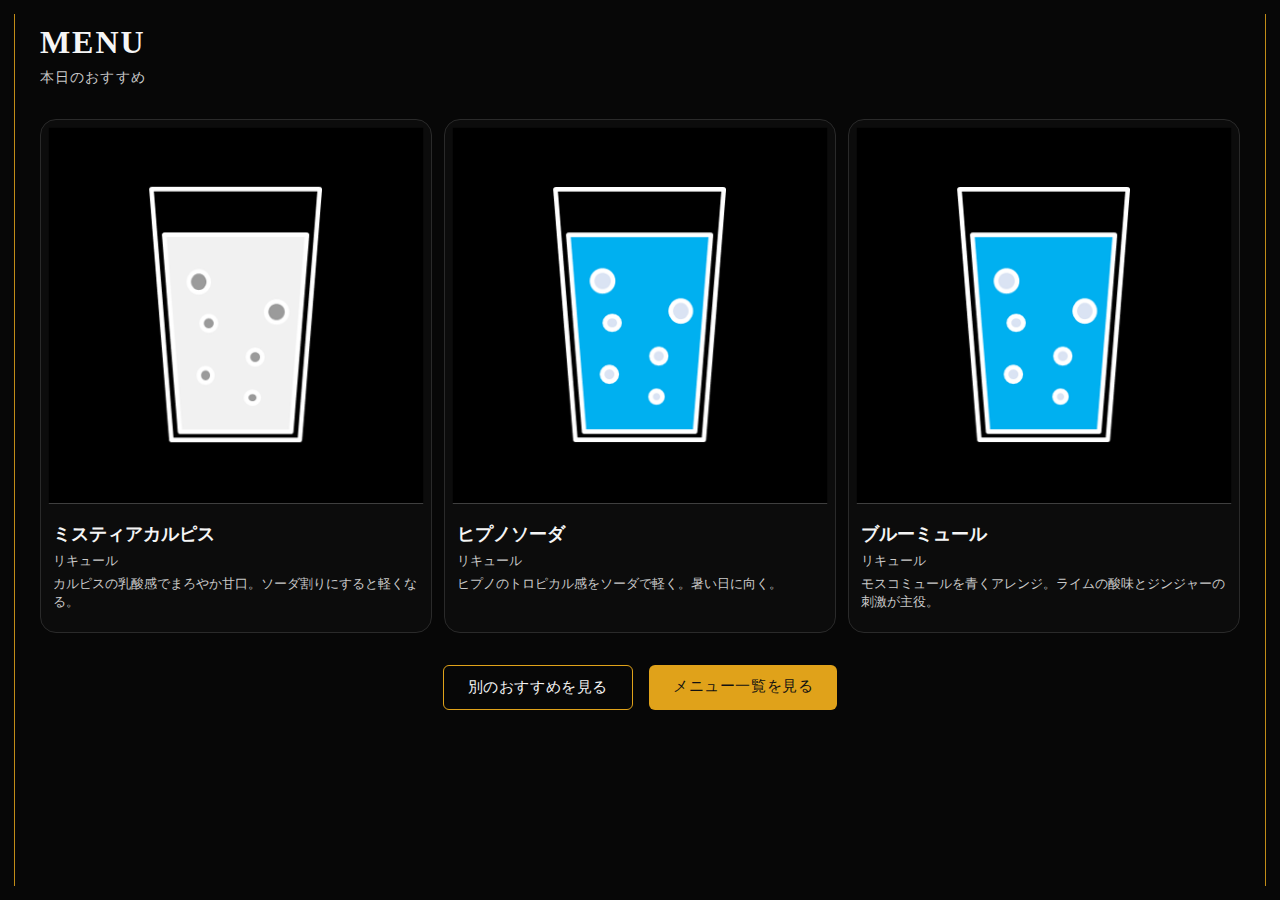
<file: index.html>
<!doctype html>
<html lang="ja">
<head>
  <meta charset="utf-8" />
  <meta name="viewport" content="width=device-width, initial-scale=1" />
  <title>Cocktail Menu</title>
  <link rel="stylesheet" href="style.css" />
</head>
<body>
  <header class="wrap">
    <h1>MENU</h1>
    <p class="subtitle">本日のおすすめ</p>
  </header>

  <main class="wrap">
    <div id="grid" class="grid recommend-grid"></div>

    <div class="actions">
      <button id="shuffle" class="btn-secondary">別のおすすめを見る</button>
      <a href="menu.html" class="btn-primary">メニュー一覧を見る</a>
    </div>
  </main>

  <script src="recommend.js"></script>
</body>
</html>
</file>
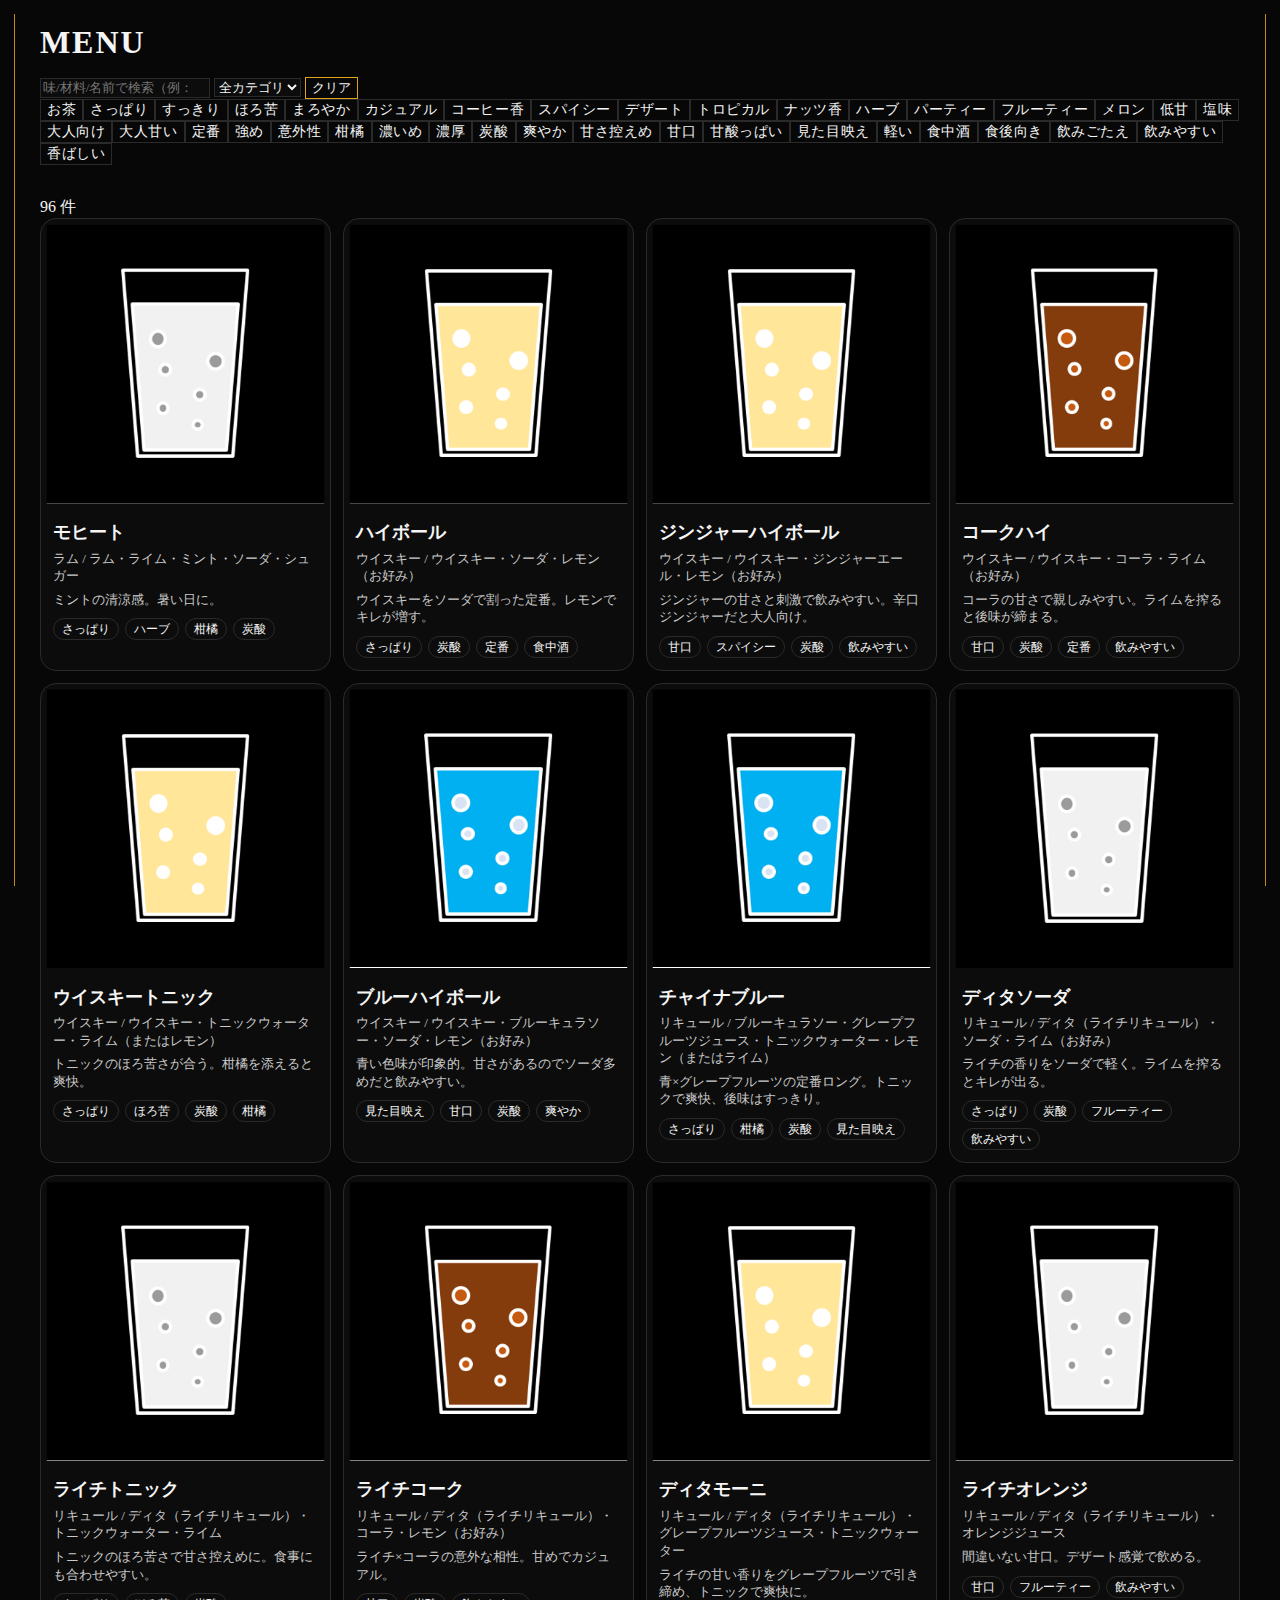
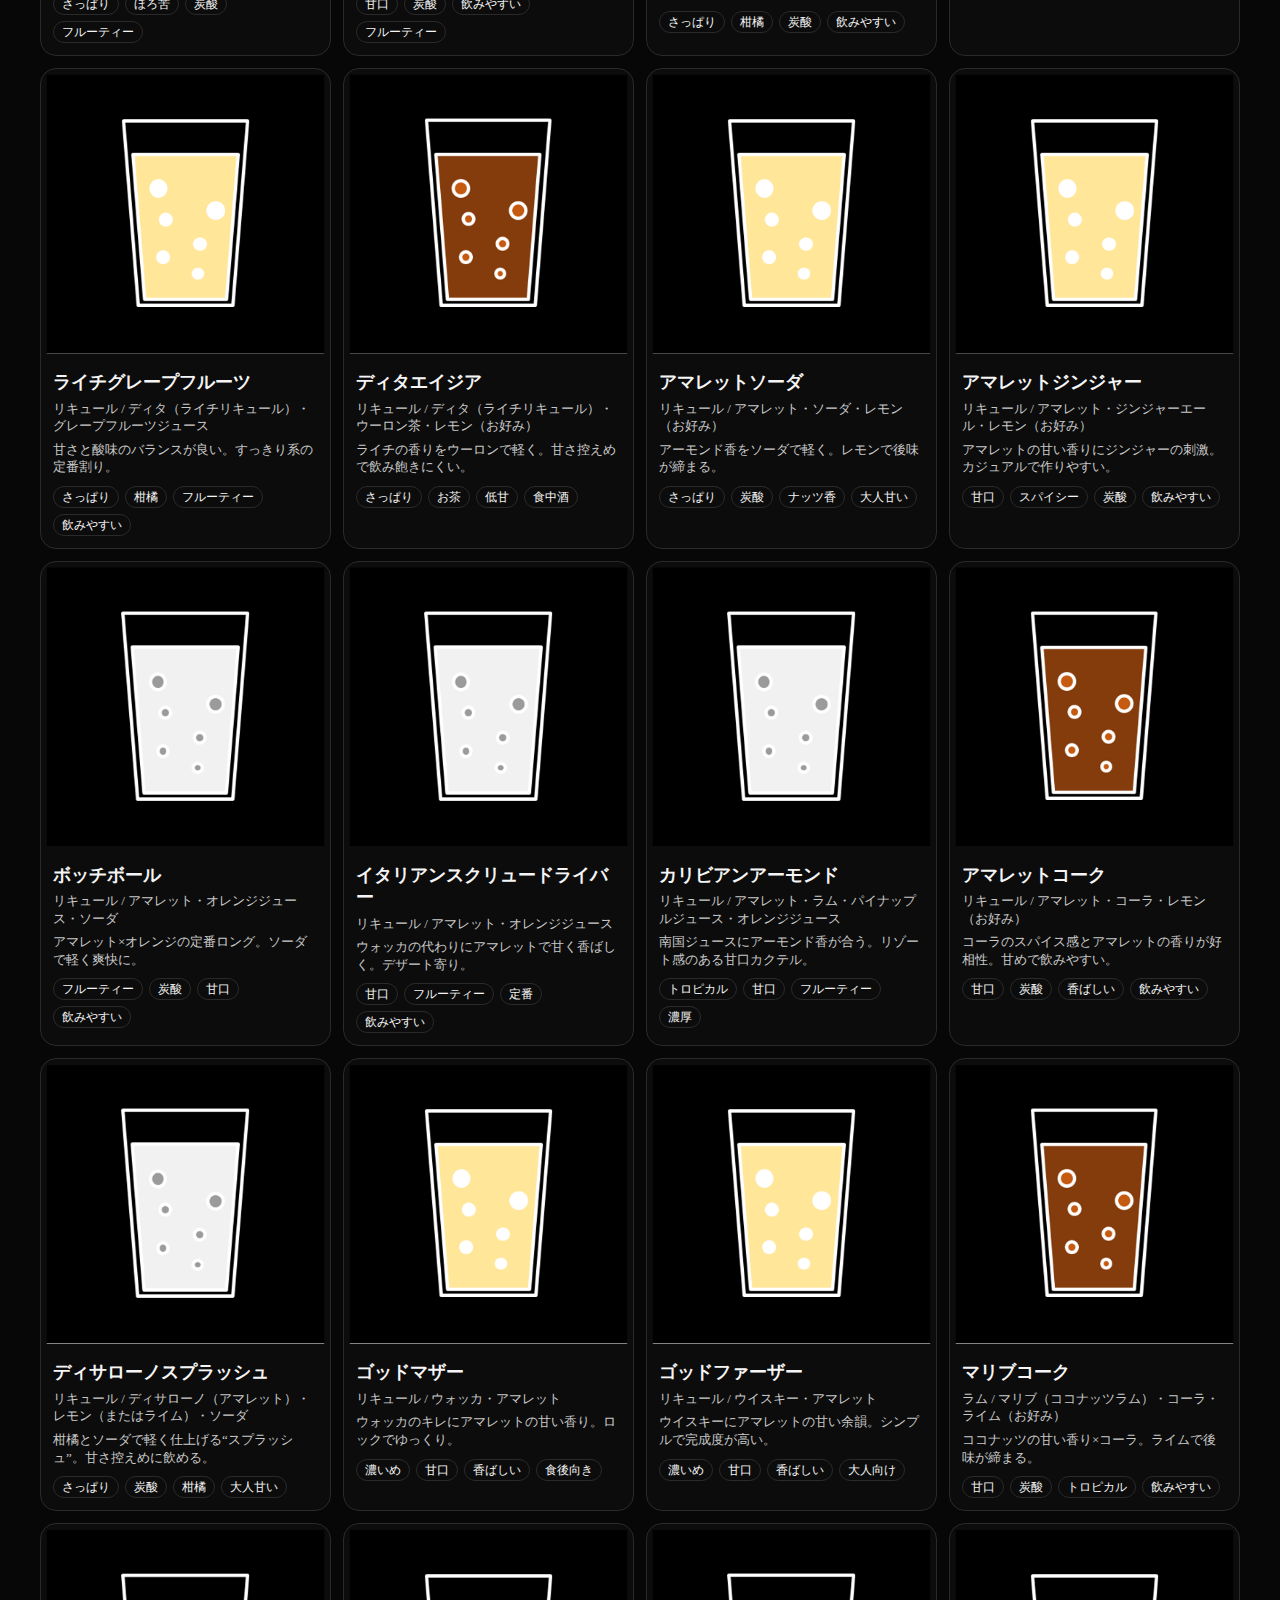
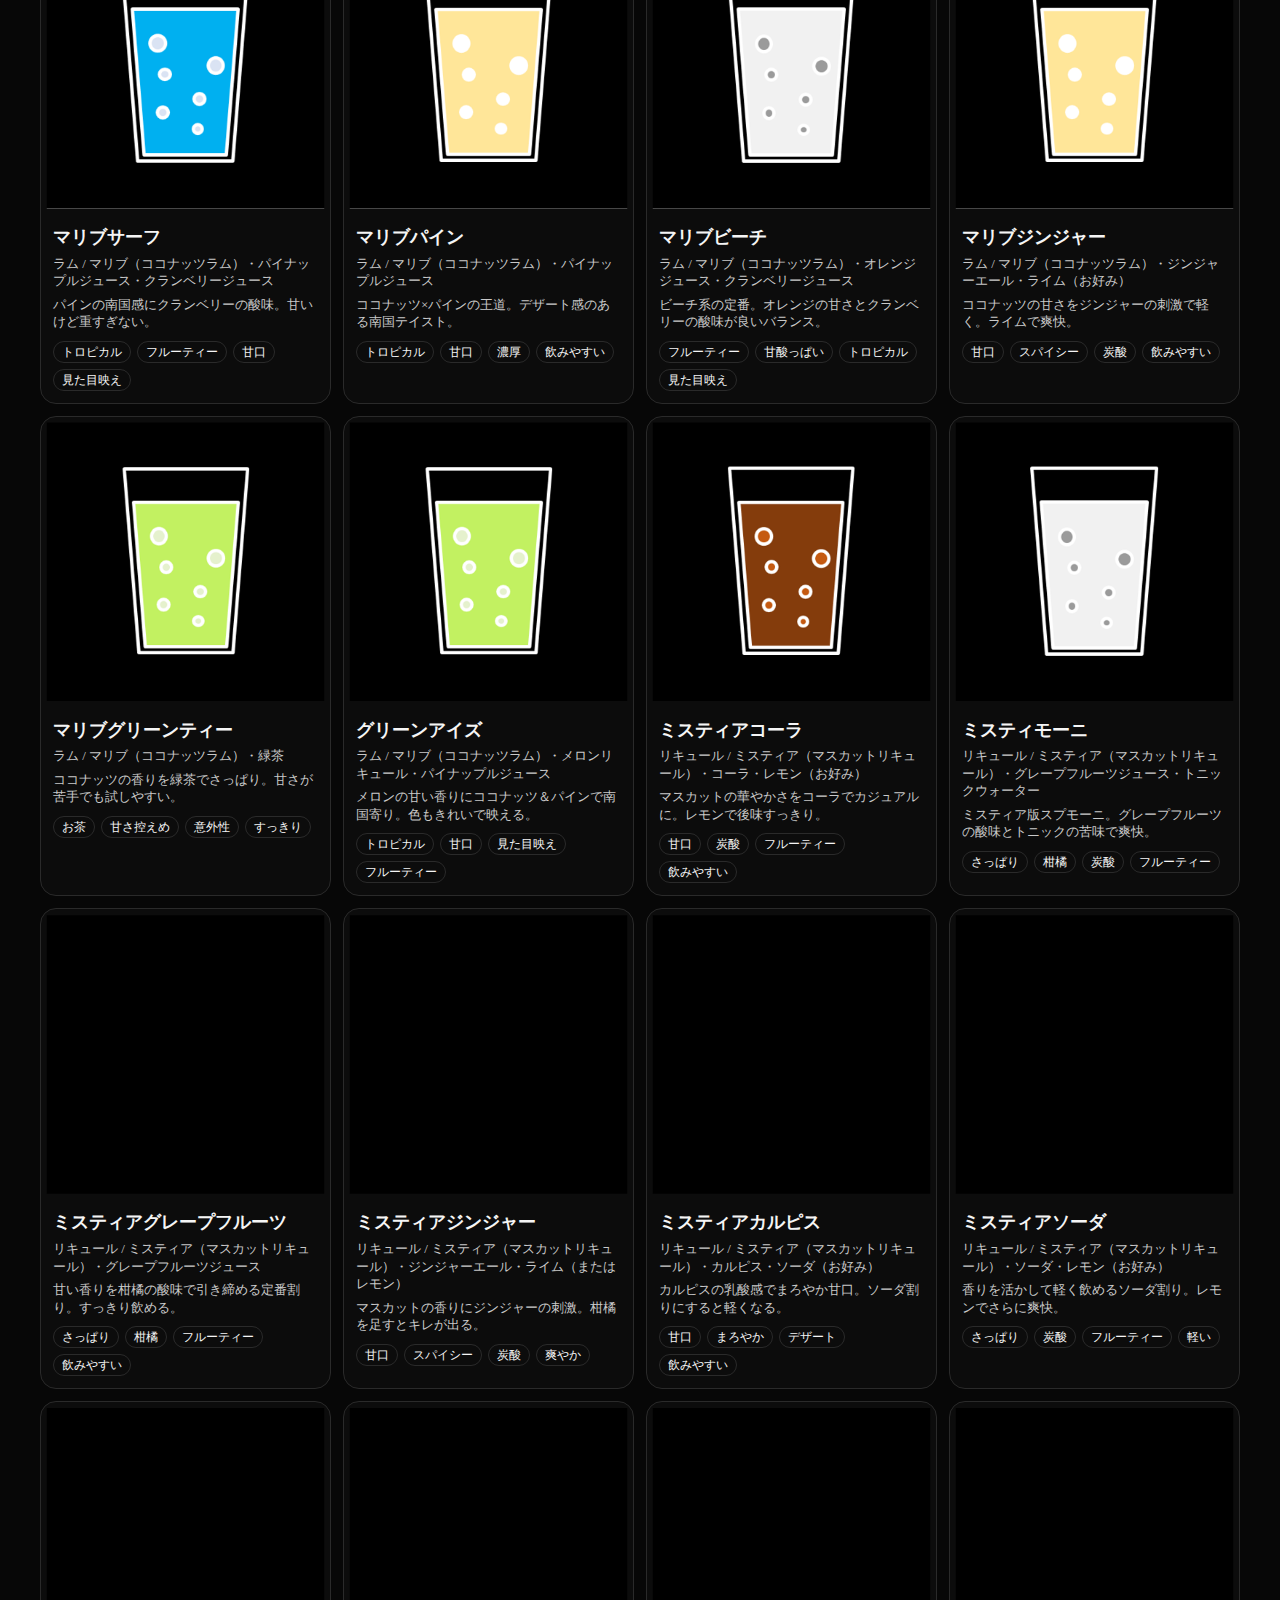
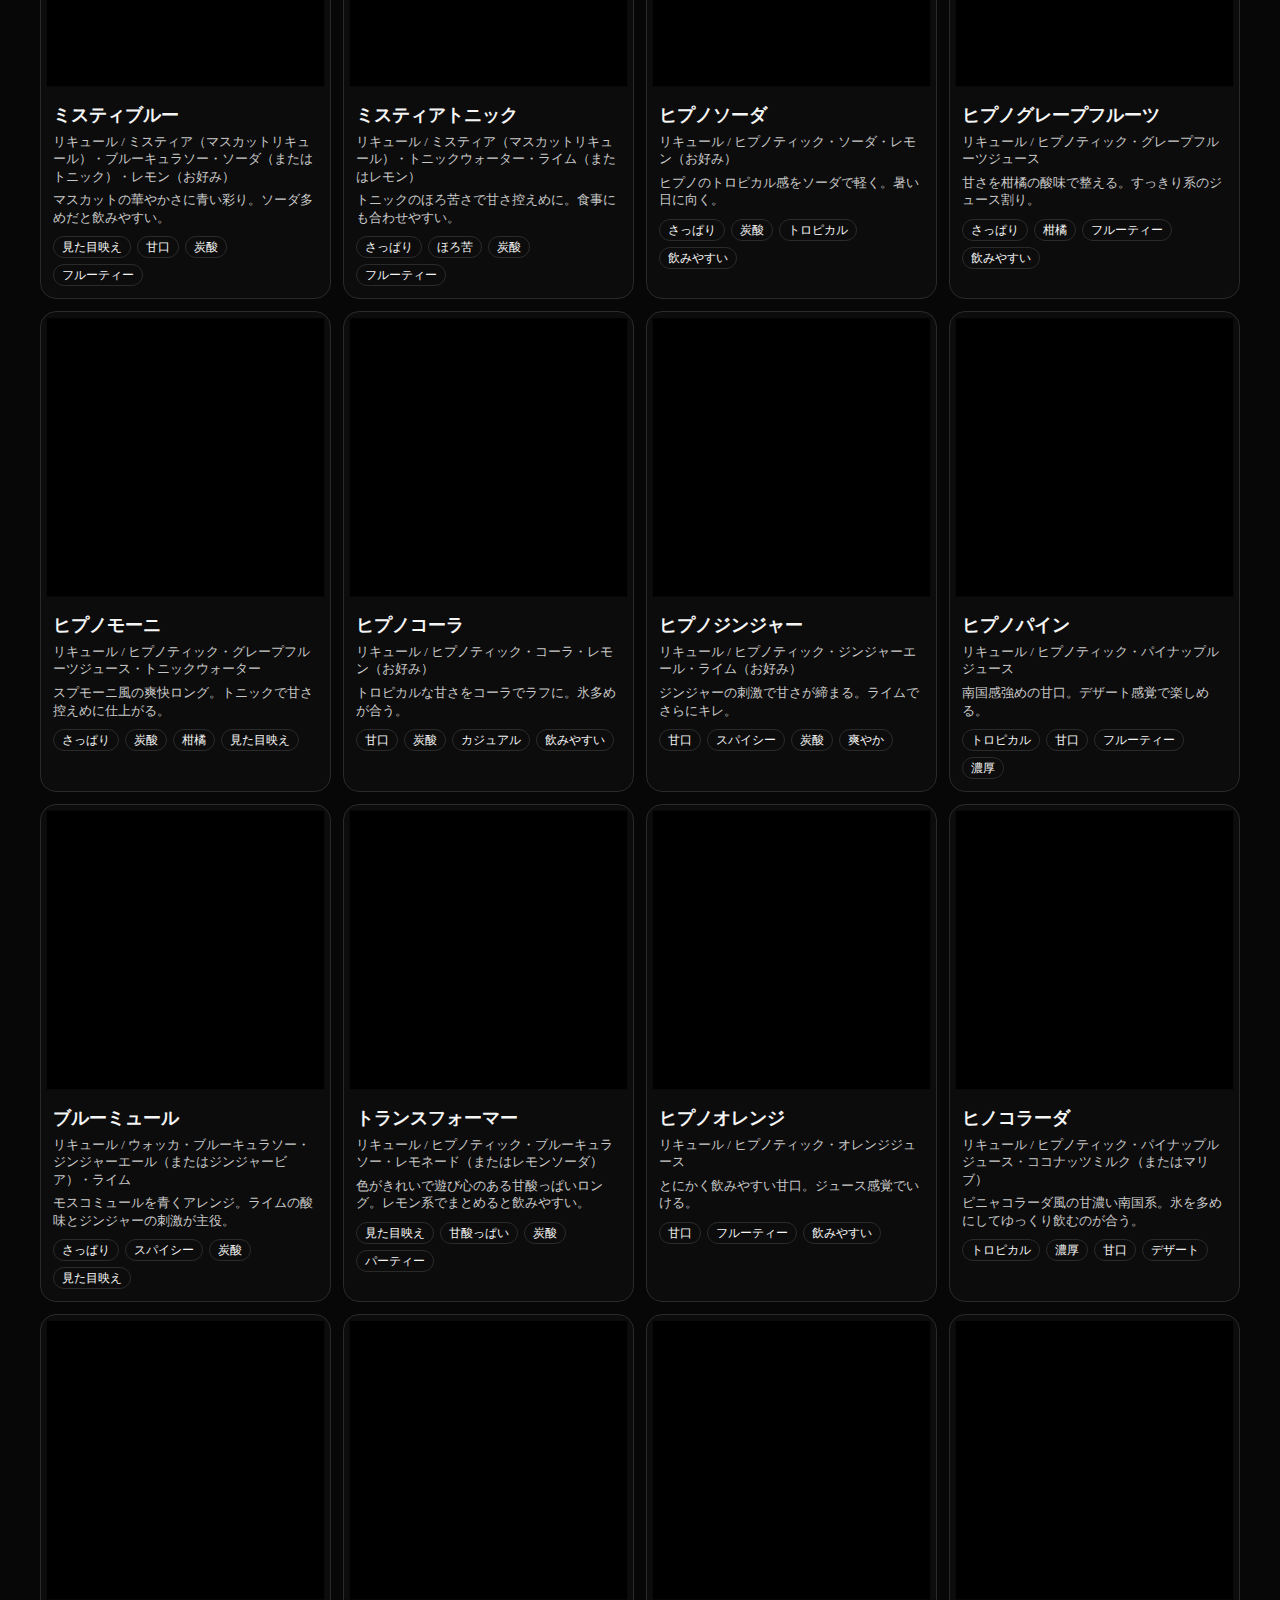
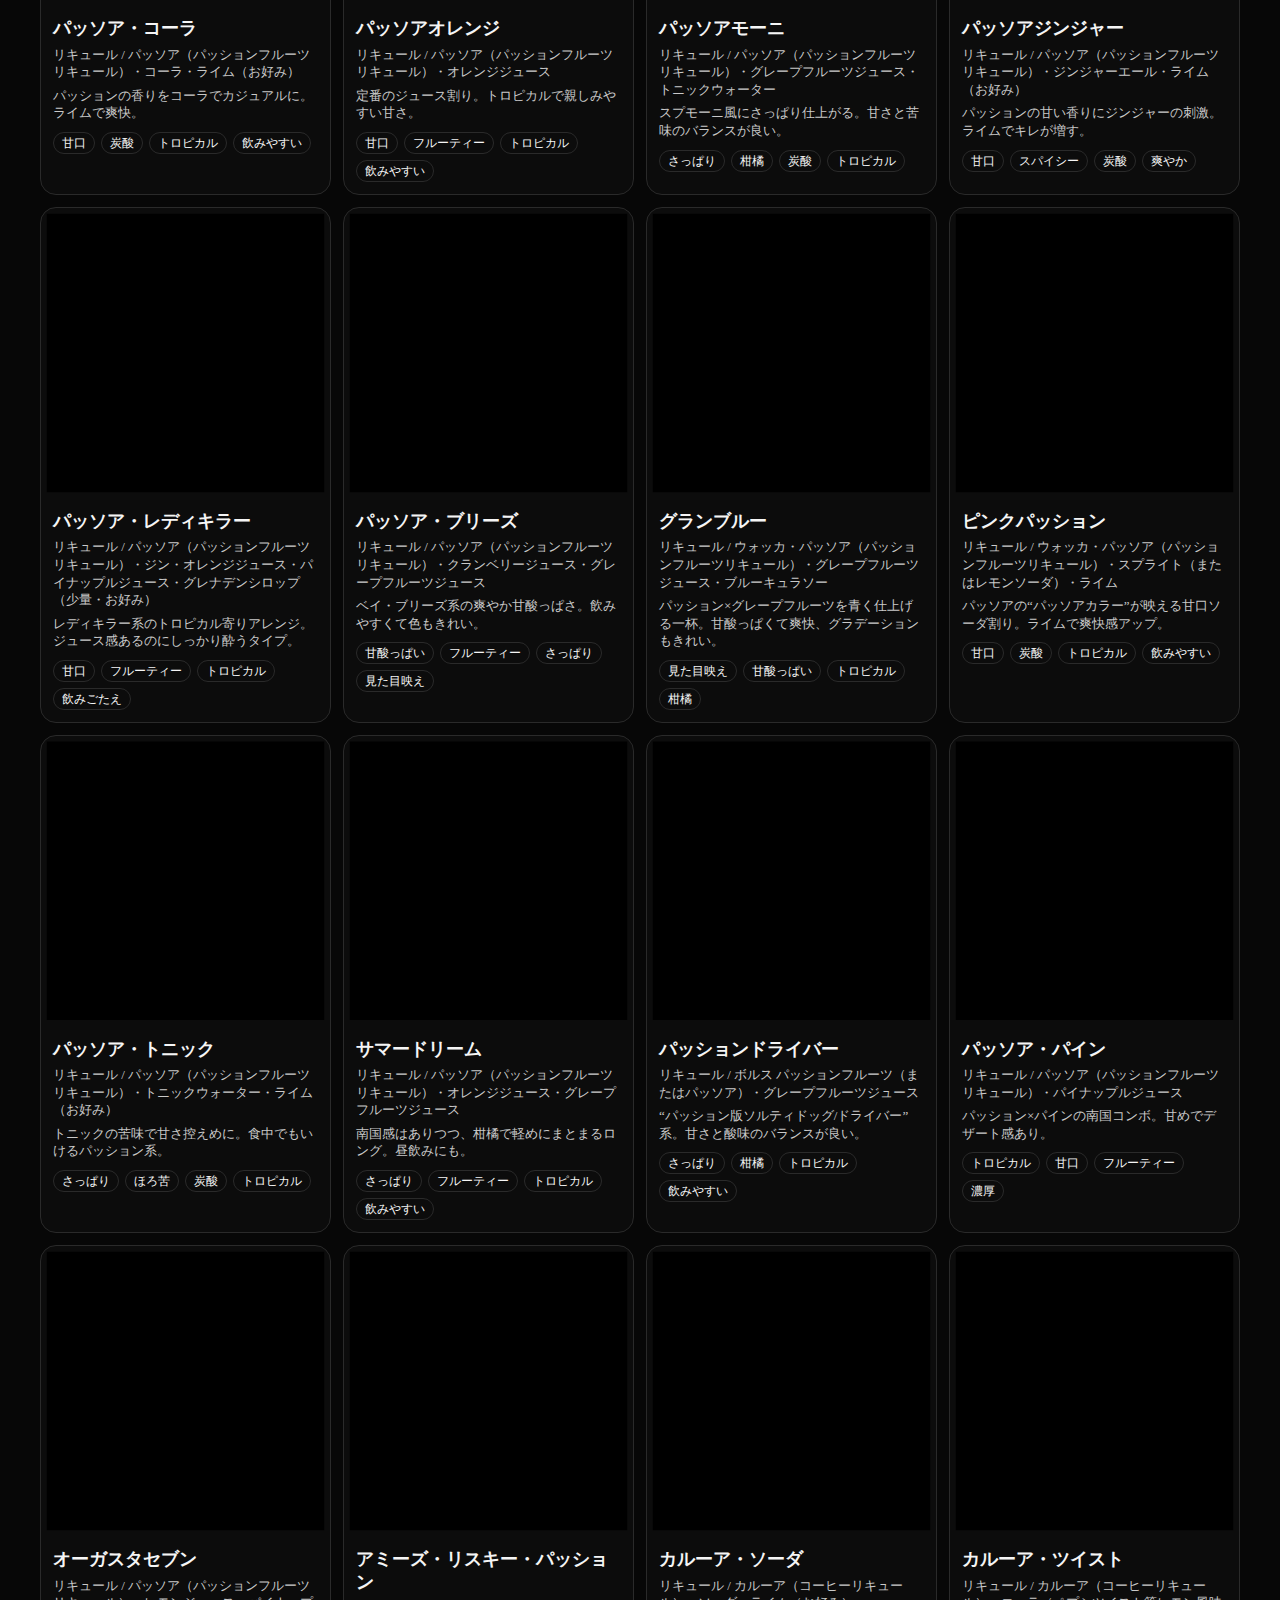
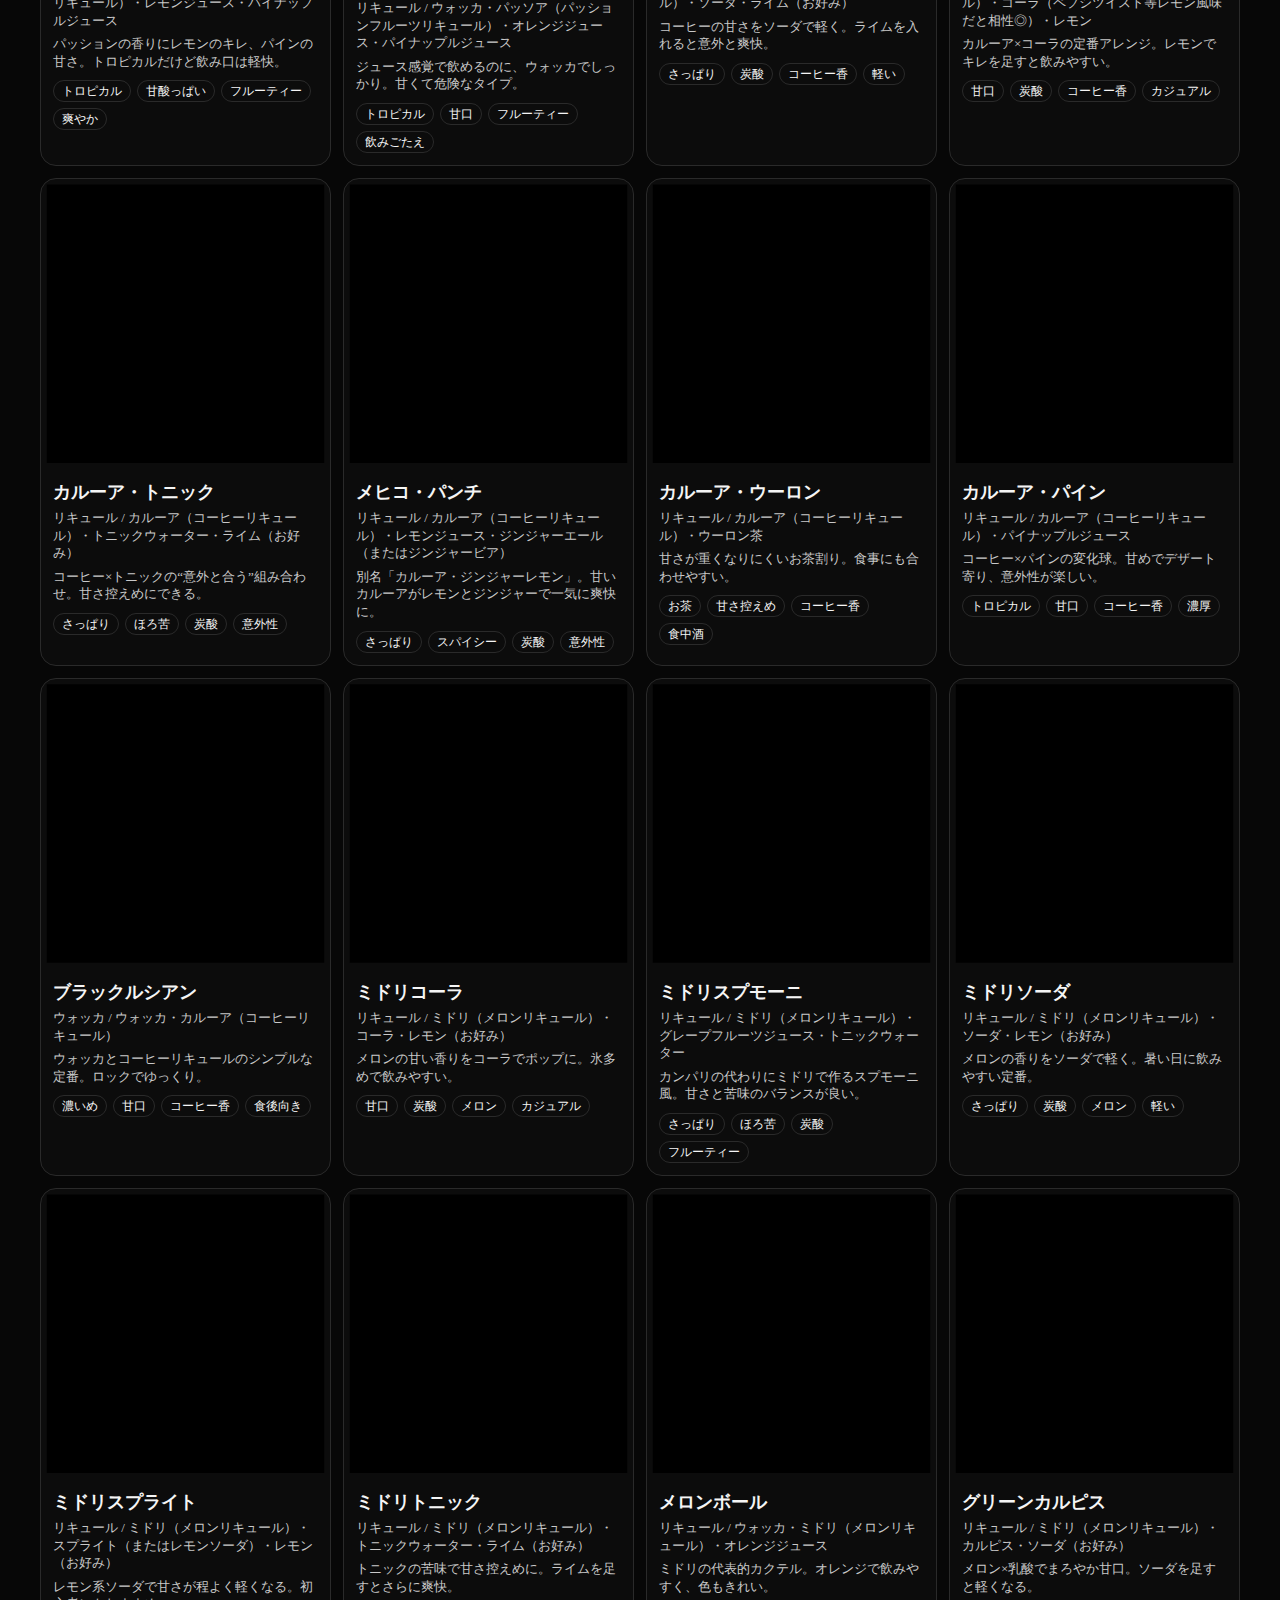
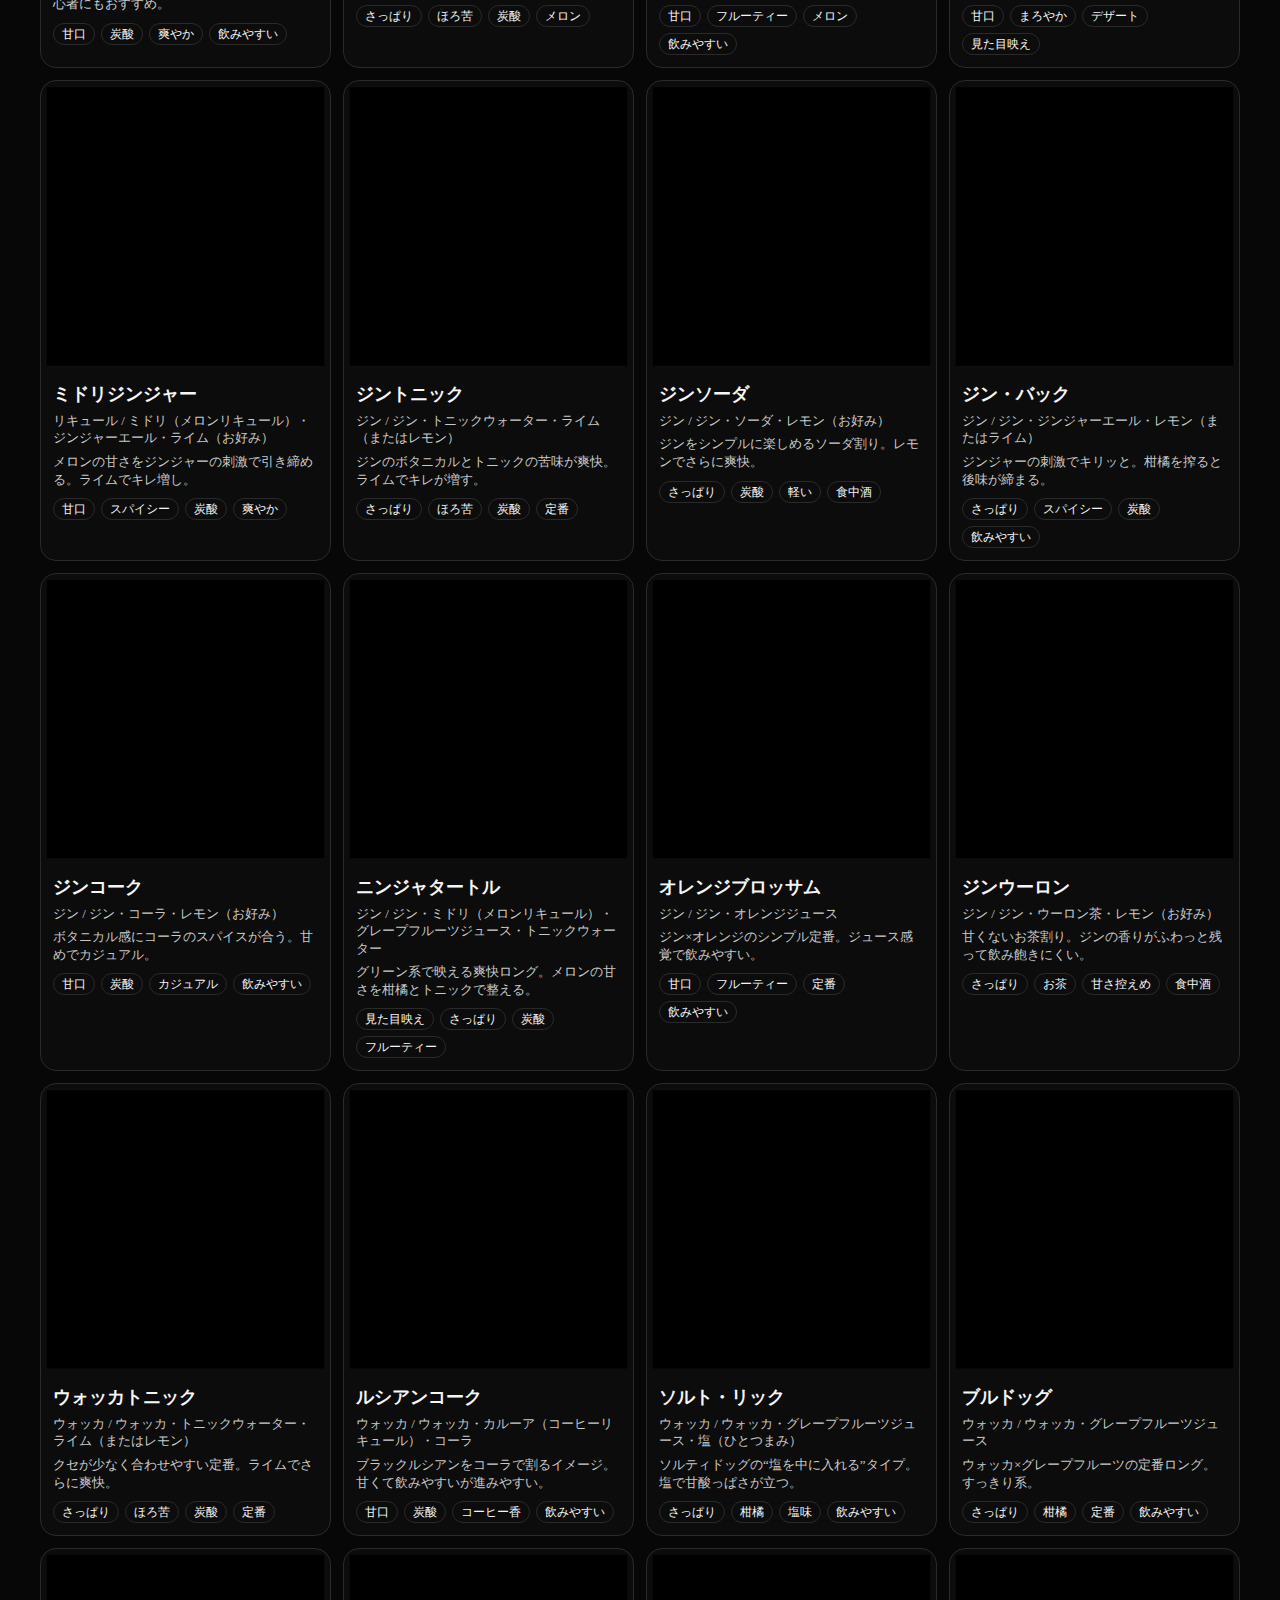
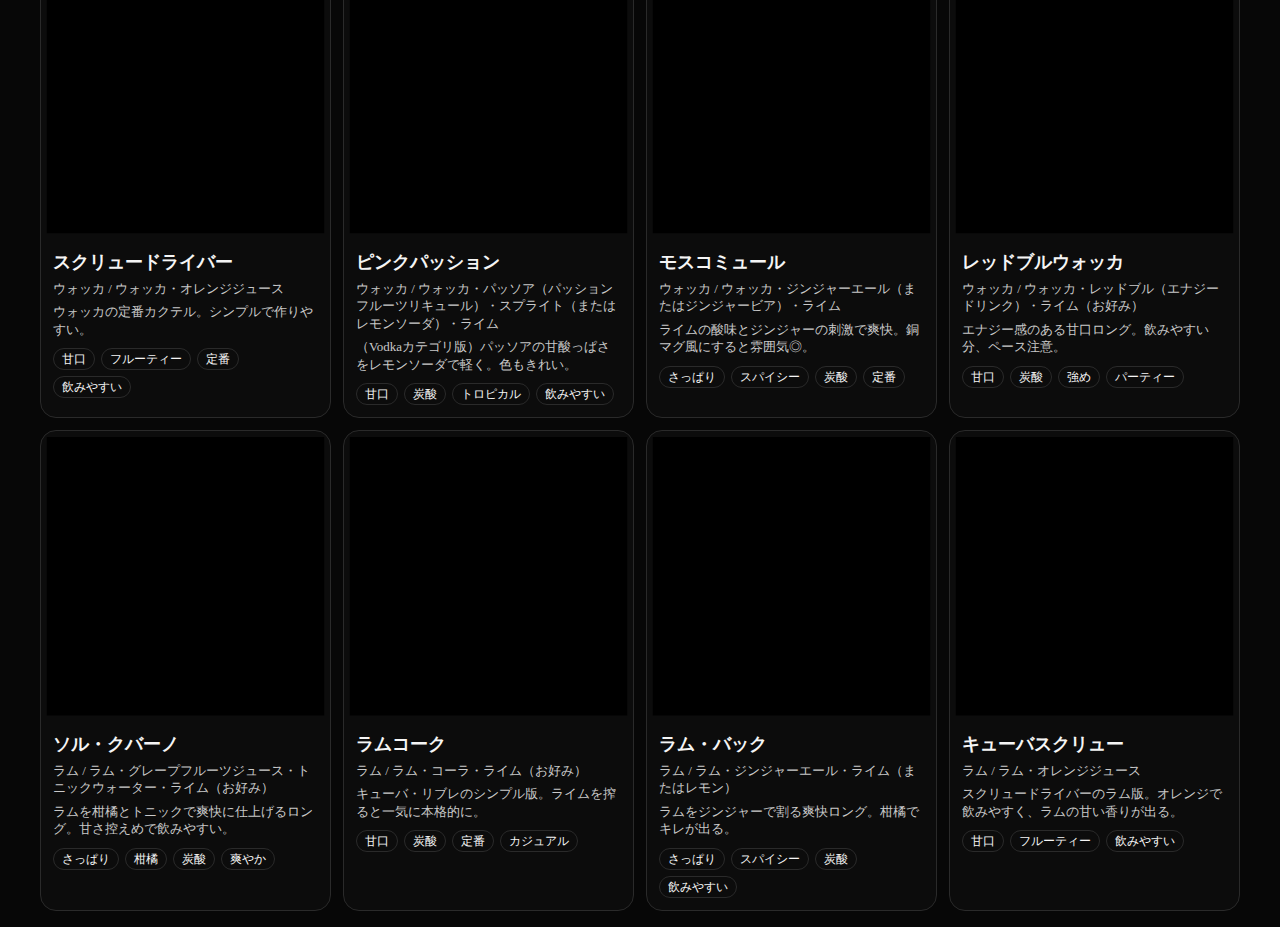
<file: menu.html>
<!doctype html>
<html lang="ja">
<head>
  <meta charset="utf-8" />
  <meta name="viewport" content="width=device-width, initial-scale=1" />
  <title>Cocktail Menu</title>
  <link rel="stylesheet" href="style.css" />
</head>
<body>
  <header class="wrap">
    <h1>MENU</h1>

    <div class="controls">
      <input id="q" type="search" placeholder="味/材料/名前で検索（例：さっぱり、柑橘）" />
      <select id="category">
        <option value="">全カテゴリ</option>
      </select>
      <button id="clear">クリア</button>
    </div>

    <div id="tagChips" class="chips"></div>
  </header>

  <main class="wrap">
    <div id="count" class="count"></div>
    <div id="grid" class="grid"></div>
  </main>

  <script src="app.js"></script>
</body>
</html>
</file>
<file: style.css>
/* =========================
   1) Theme (colors, fonts)
========================= */
:root{
  --bg:#070707;
  --panel:#0c0c0c;
  --text:#f5f5f5;
  --muted:#c9c9c9;
  --line:#e0a21a;   /* オレンジ/金 */
  --line2:#2a2a2a;  /* うすい境界 */

  --wrap-x: 40px;   /* PC時の左右余白 */
  --wrap-y: 16px;
}

body, button, input, select, textarea{
  margin:0;
  background:var(--bg);
  color:var(--text);
  font-family: "Hiragino Mincho ProN", "Yu Mincho", "Noto Serif JP", "MS Mincho", serif;
}

/* =========================
   2) Layout helpers
========================= */
.wrap{
  padding: var(--wrap-y) var(--wrap-x);
}

h1{
  margin: 8px 0 16px;
  letter-spacing: .06em;
}

/* =========================
   3) Side lines (decoration)
========================= */
body::before,
body::after{
  content:"";
  position: fixed;
  top: 14px;
  bottom: 14px;
  width: 1px;
  background: var(--line);
  opacity: .85;
  pointer-events: none;
  z-index: 9999;
}
body::before{ left: 14px; }
body::after { right: 14px; }

/* =========================
   4) Controls (search/select/button)
========================= */
.controls input,
.controls select{
  background: var(--panel);
  color: var(--text);
  border: 1px solid var(--line2);
}

.controls button{
  background: transparent;
  color: var(--text);
  border: 1px solid var(--line);
}

/* =========================
   5) Chips (filter buttons)
========================= */
.chip{
  background: transparent;
  color: var(--text);
  border: 1px solid var(--line2);
  font-size: 14px;
  letter-spacing: .04em;
}

.chip.active{
  background: var(--line);
  color: #111;
  border-color: var(--line);
}

/* =========================
   6) Grid (cards container)
========================= */
.grid{
  display: grid;
  gap: 12px;
  grid-template-columns: repeat(4, minmax(0, 1fr));
}

/* =========================
   7) Card
========================= */
.card{
  background: var(--panel);
  border: 1px solid var(--line2);
  border-radius: 16px;
  overflow: hidden; /* 角丸からのはみ出し防止 */
}

.card .pad{
  padding: 12px;
}

.card h2{
  color: var(--text);
  font-size: 18px;
  line-height: 1.25;
  margin: 0 0 6px;
}

.card .meta{
  color: var(--muted);
  font-size: 13px;
  line-height: 1.35;
}

/* image: 外周の白枠を見せない用に少し内側を表示 */
.card img{
  width: 100%;
  aspect-ratio: 1 / 1;
  object-fit: contain;
  background: #000;
  display: block;
  clip-path: inset(2% 2% 2% 2%); /* 上 右 下 左 */
  border-bottom: 1px solid var(--line2);
}

/* =========================
   8) Tags (inside card)
========================= */
.tags{
  margin-top: 10px;
  display: flex;
  flex-wrap: wrap;
  gap: 6px;
}

.tag{
  display: inline-flex;
  align-items: center;
  padding: 4px 8px;
  border-radius: 999px;
  line-height: 1;
  box-sizing: border-box;

  color: var(--text);
  border: 1px solid var(--line2);
  font-size: 12px;
}

/* =========================
   9) Responsive
========================= */
@media (max-width: 560px){
  :root{
    --wrap-x: 20px;
    --wrap-y: 14px;
  }

  .grid{
    grid-template-columns: repeat(2, minmax(0, 1fr));
  }

  .card h2{ font-size: 15px; }
  .card .meta{ font-size: 12px; }
  .tag{ font-size: 11px; }
}

@media (max-width: 480px){
  :root{
    --wrap-x: 28px;
  }
}

/* =========================
   10) Top page additions
========================= */
.subtitle {
  color: var(--muted);
  font-size: 14px;
  margin: -8px 0 0;
  letter-spacing: .08em;
}

.recommend-grid {
  grid-template-columns: repeat(3, minmax(0, 1fr));
}

.actions {
  margin-top: 32px;
  display: flex;
  justify-content: center;
  gap: 16px;
  flex-wrap: wrap;
}

.btn-primary,
.btn-secondary {
  display: inline-block;
  padding: 12px 24px;
  border-radius: 6px;
  font-size: 15px;
  text-decoration: none;
  cursor: pointer;
  letter-spacing: .04em;
  transition: opacity .2s;
}

.btn-primary {
  background: var(--line);
  color: #111;
  border: none;
}

.btn-secondary {
  background: transparent;
  color: var(--text);
  border: 1px solid var(--line);
}

.btn-primary:hover,
.btn-secondary:hover {
  opacity: .8;
}

@media (max-width: 560px) {
  .recommend-grid {
    grid-template-columns: repeat(2, minmax(0, 1fr));
  }

  .actions {
    flex-direction: column;
    align-items: stretch;
  }

  .btn-primary,
  .btn-secondary {
    text-align: center;
  }
}
</file>
